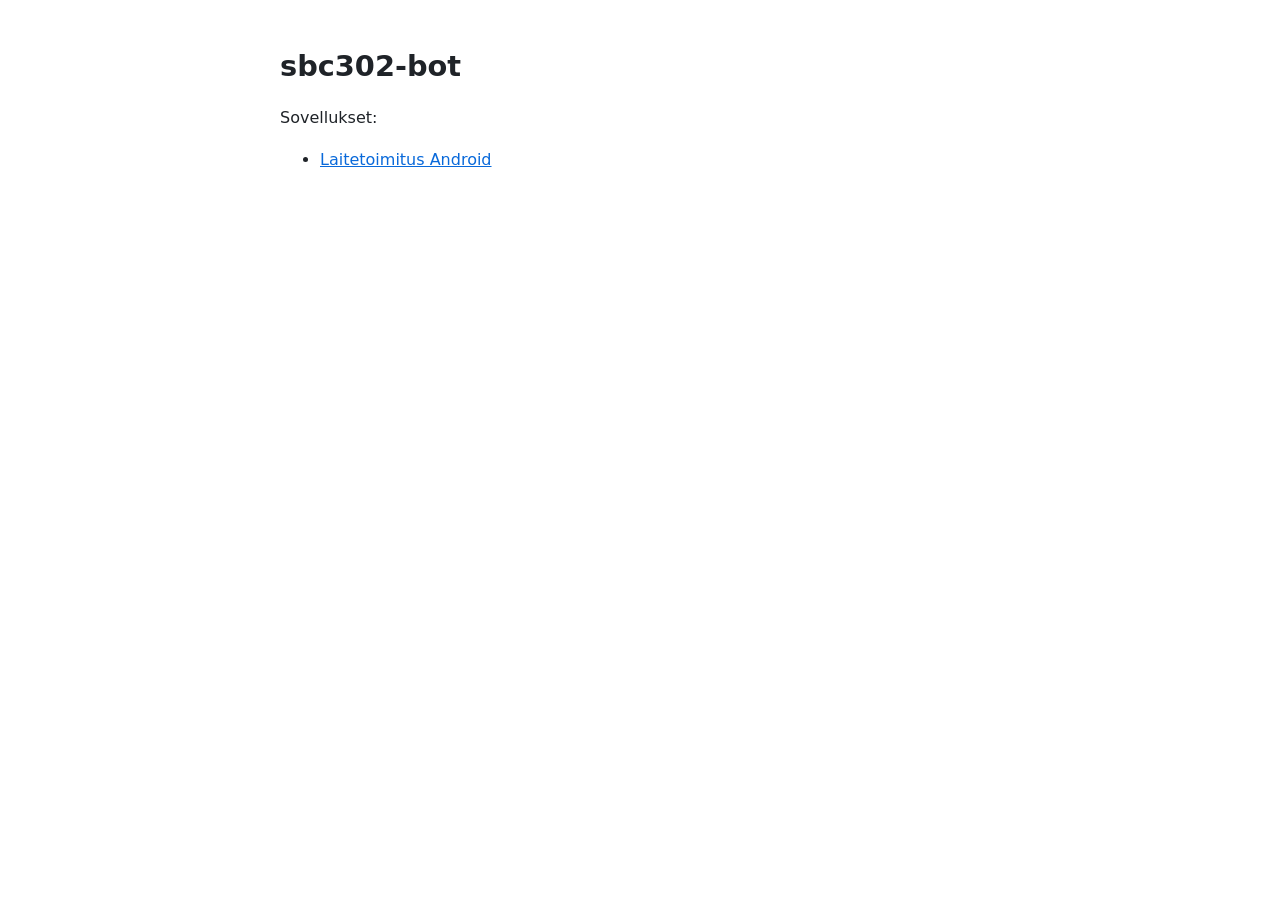
<file: index.html>
<!doctype html>
<html lang="fi"><head><meta charset="utf-8"><meta name="viewport" content="width=device-width,initial-scale=1">
<title>sbc302-bot</title><link rel="stylesheet" href="/style.css"></head>
<body><h1>sbc302-bot</h1><p>Sovellukset:</p><ul><li><a href="/laitetoimitus/">Laitetoimitus Android</a></li></ul></body></html>
</file>
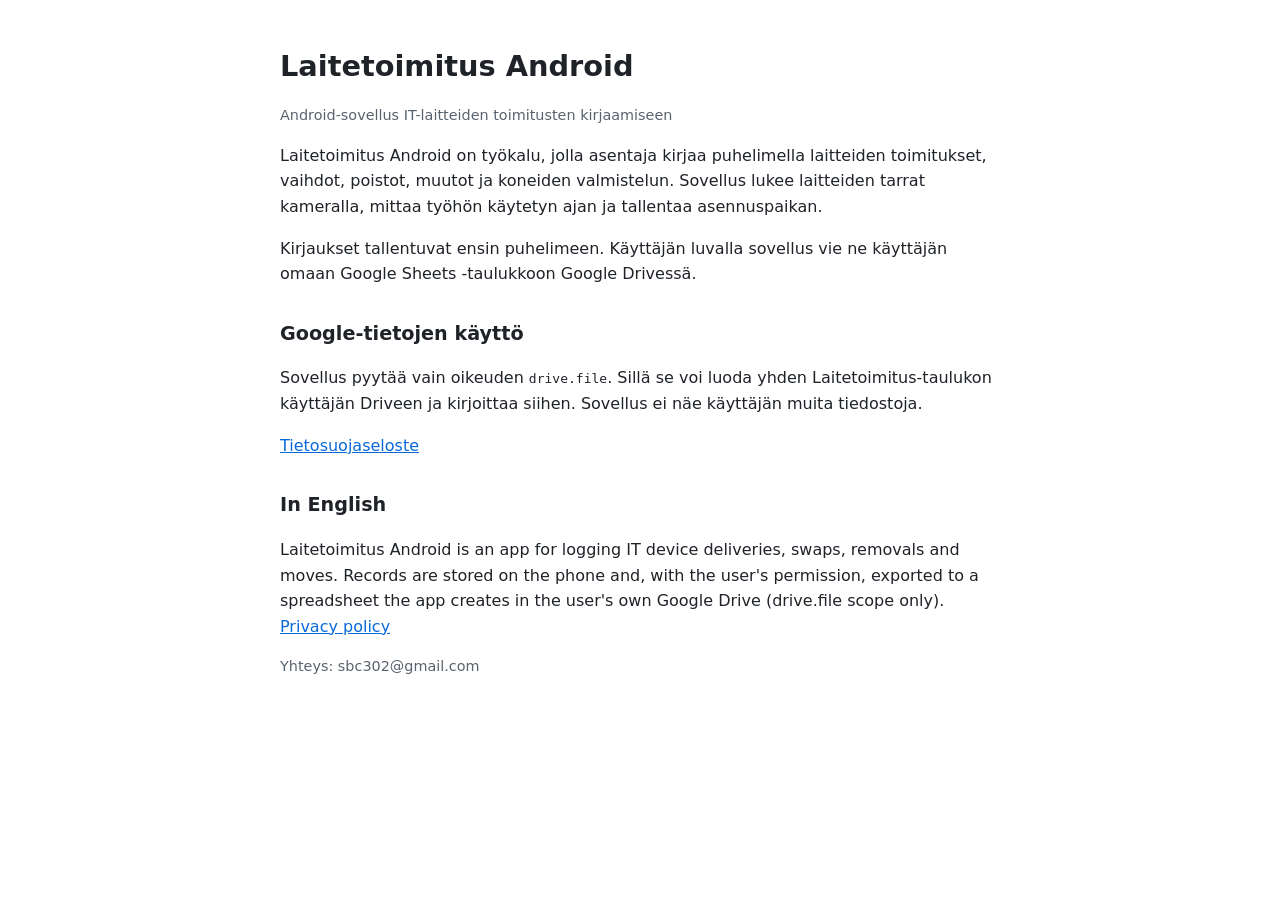
<file: laitetoimitus/index.html>
<!doctype html>
<html lang="fi"><head><meta charset="utf-8"><meta name="viewport" content="width=device-width,initial-scale=1">
<title>Laitetoimitus Android</title><link rel="stylesheet" href="/style.css"></head>
<body>
<h1>Laitetoimitus Android</h1>
<p class="meta">Android-sovellus IT-laitteiden toimitusten kirjaamiseen</p>
<p>Laitetoimitus Android on työkalu, jolla asentaja kirjaa puhelimella laitteiden toimitukset, vaihdot, poistot, muutot ja koneiden valmistelun. Sovellus lukee laitteiden tarrat kameralla, mittaa työhön käytetyn ajan ja tallentaa asennuspaikan.</p>
<p>Kirjaukset tallentuvat ensin puhelimeen. Käyttäjän luvalla sovellus vie ne käyttäjän omaan Google Sheets -taulukkoon Google Drivessä.</p>
<h2>Google-tietojen käyttö</h2>
<p>Sovellus pyytää vain oikeuden <code>drive.file</code>. Sillä se voi luoda yhden Laitetoimitus-taulukon käyttäjän Driveen ja kirjoittaa siihen. Sovellus ei näe käyttäjän muita tiedostoja.</p>
<p><a href="/laitetoimitus/tietosuoja/">Tietosuojaseloste</a></p>
<h2>In English</h2>
<p>Laitetoimitus Android is an app for logging IT device deliveries, swaps, removals and moves. Records are stored on the phone and, with the user's permission, exported to a spreadsheet the app creates in the user's own Google Drive (drive.file scope only). <a href="/laitetoimitus/tietosuoja/#en">Privacy policy</a></p>
<p class="meta">Yhteys: sbc302@gmail.com</p>
</body></html>
</file>
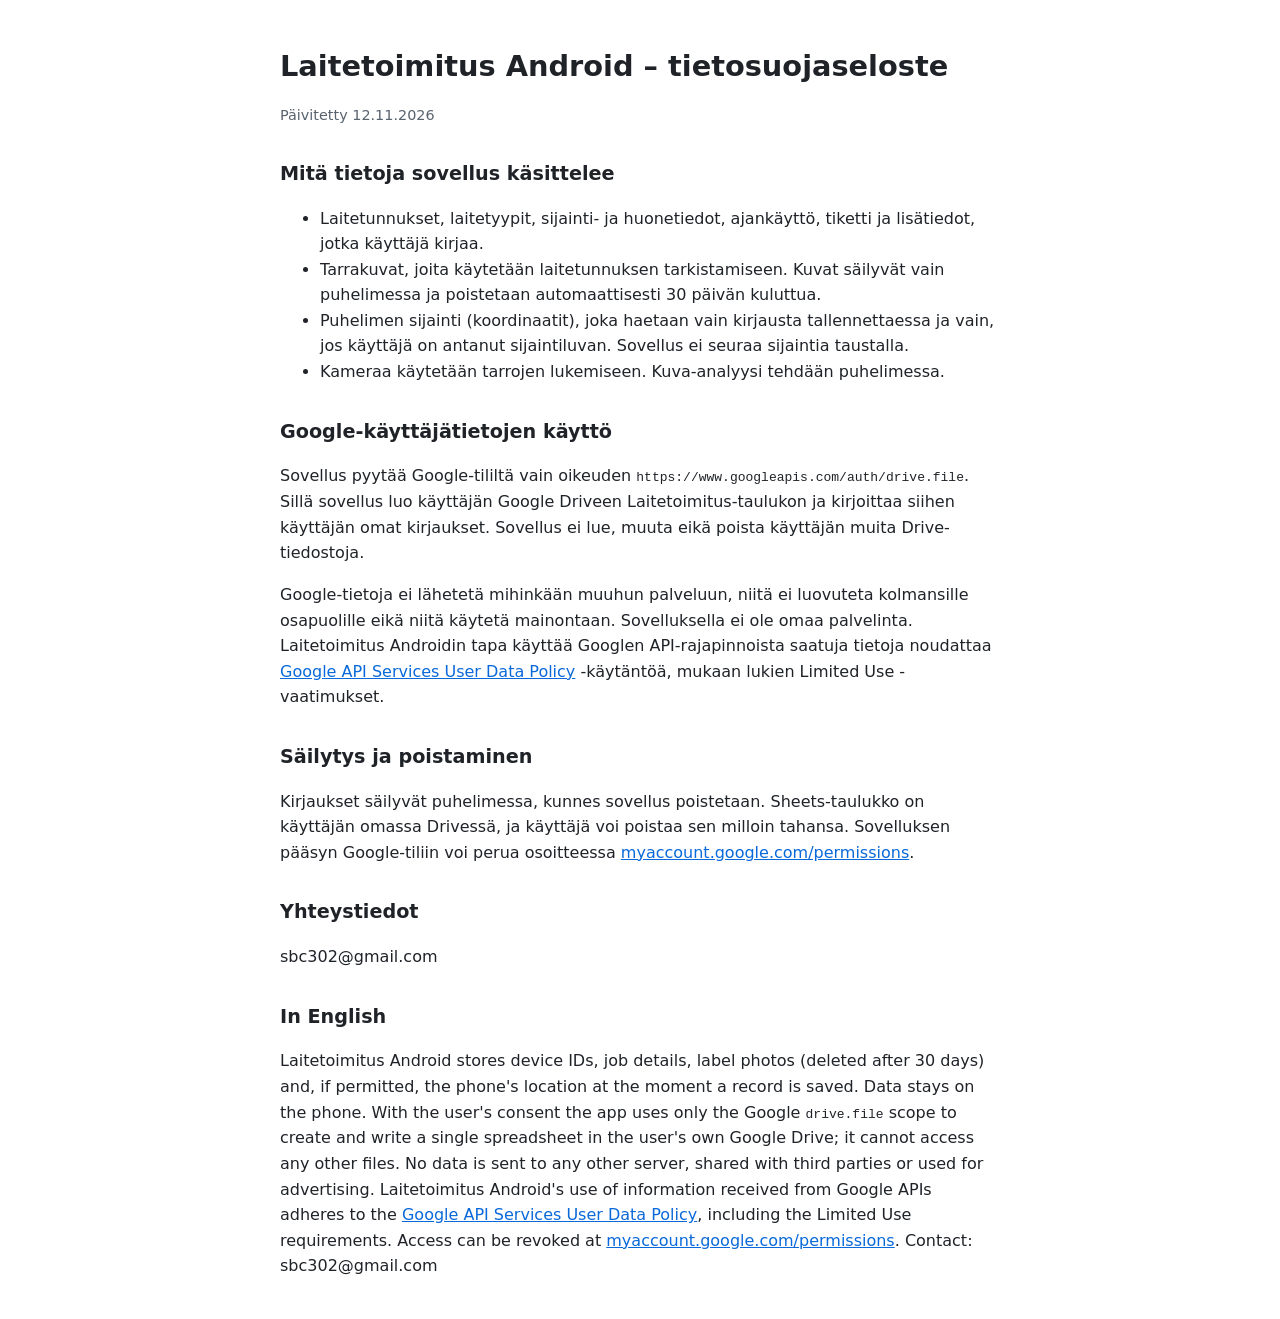
<file: laitetoimitus/tietosuoja/index.html>
<!doctype html>
<html lang="fi"><head><meta charset="utf-8"><meta name="viewport" content="width=device-width,initial-scale=1">
<title>Tietosuojaseloste</title><link rel="stylesheet" href="/style.css"></head>
<body>
<h1>Laitetoimitus Android – tietosuojaseloste</h1>
<p class="meta">Päivitetty 12.11.2026</p>

<h2>Mitä tietoja sovellus käsittelee</h2>
<ul>
<li>Laitetunnukset, laitetyypit, sijainti- ja huonetiedot, ajankäyttö, tiketti ja lisätiedot, jotka käyttäjä kirjaa.</li>
<li>Tarrakuvat, joita käytetään laitetunnuksen tarkistamiseen. Kuvat säilyvät vain puhelimessa ja poistetaan automaattisesti 30 päivän kuluttua.</li>
<li>Puhelimen sijainti (koordinaatit), joka haetaan vain kirjausta tallennettaessa ja vain, jos käyttäjä on antanut sijaintiluvan. Sovellus ei seuraa sijaintia taustalla.</li>
<li>Kameraa käytetään tarrojen lukemiseen. Kuva-analyysi tehdään puhelimessa.</li>
</ul>

<h2>Google-käyttäjätietojen käyttö</h2>
<p>Sovellus pyytää Google-tililtä vain oikeuden <code>https://www.googleapis.com/auth/drive.file</code>. Sillä sovellus luo käyttäjän Google Driveen Laitetoimitus-taulukon ja kirjoittaa siihen käyttäjän omat kirjaukset. Sovellus ei lue, muuta eikä poista käyttäjän muita Drive-tiedostoja.</p>
<p>Google-tietoja ei lähetetä mihinkään muuhun palveluun, niitä ei luovuteta kolmansille osapuolille eikä niitä käytetä mainontaan. Sovelluksella ei ole omaa palvelinta. Laitetoimitus Androidin tapa käyttää Googlen API-rajapinnoista saatuja tietoja noudattaa <a href="https://developers.google.com/terms/api-services-user-data-policy">Google API Services User Data Policy</a> -käytäntöä, mukaan lukien Limited Use -vaatimukset.</p>

<h2>Säilytys ja poistaminen</h2>
<p>Kirjaukset säilyvät puhelimessa, kunnes sovellus poistetaan. Sheets-taulukko on käyttäjän omassa Drivessä, ja käyttäjä voi poistaa sen milloin tahansa. Sovelluksen pääsyn Google-tiliin voi perua osoitteessa <a href="https://myaccount.google.com/permissions">myaccount.google.com/permissions</a>.</p>

<h2>Yhteystiedot</h2>
<p>sbc302@gmail.com</p>

<h2 id="en">In English</h2>
<p>Laitetoimitus Android stores device IDs, job details, label photos (deleted after 30 days) and, if permitted, the phone's location at the moment a record is saved. Data stays on the phone. With the user's consent the app uses only the Google <code>drive.file</code> scope to create and write a single spreadsheet in the user's own Google Drive; it cannot access any other files. No data is sent to any other server, shared with third parties or used for advertising. Laitetoimitus Android's use of information received from Google APIs adheres to the <a href="https://developers.google.com/terms/api-services-user-data-policy">Google API Services User Data Policy</a>, including the Limited Use requirements. Access can be revoked at <a href="https://myaccount.google.com/permissions">myaccount.google.com/permissions</a>. Contact: sbc302@gmail.com</p>
</body></html>
</file>
<file: style.css>
body{font-family:system-ui,-apple-system,"Segoe UI",Roboto,sans-serif;max-width:720px;margin:0 auto;padding:24px 16px;line-height:1.6;color:#1f2328;background:#fff}
h1{font-size:1.8rem;margin-bottom:.2rem}h2{font-size:1.2rem;margin-top:2rem}
a{color:#0969da}.meta{color:#59636e;font-size:.9rem}
@media (prefers-color-scheme:dark){body{color:#e6edf3;background:#0d1117}a{color:#4493f8}.meta{color:#9198a1}}
</file>
